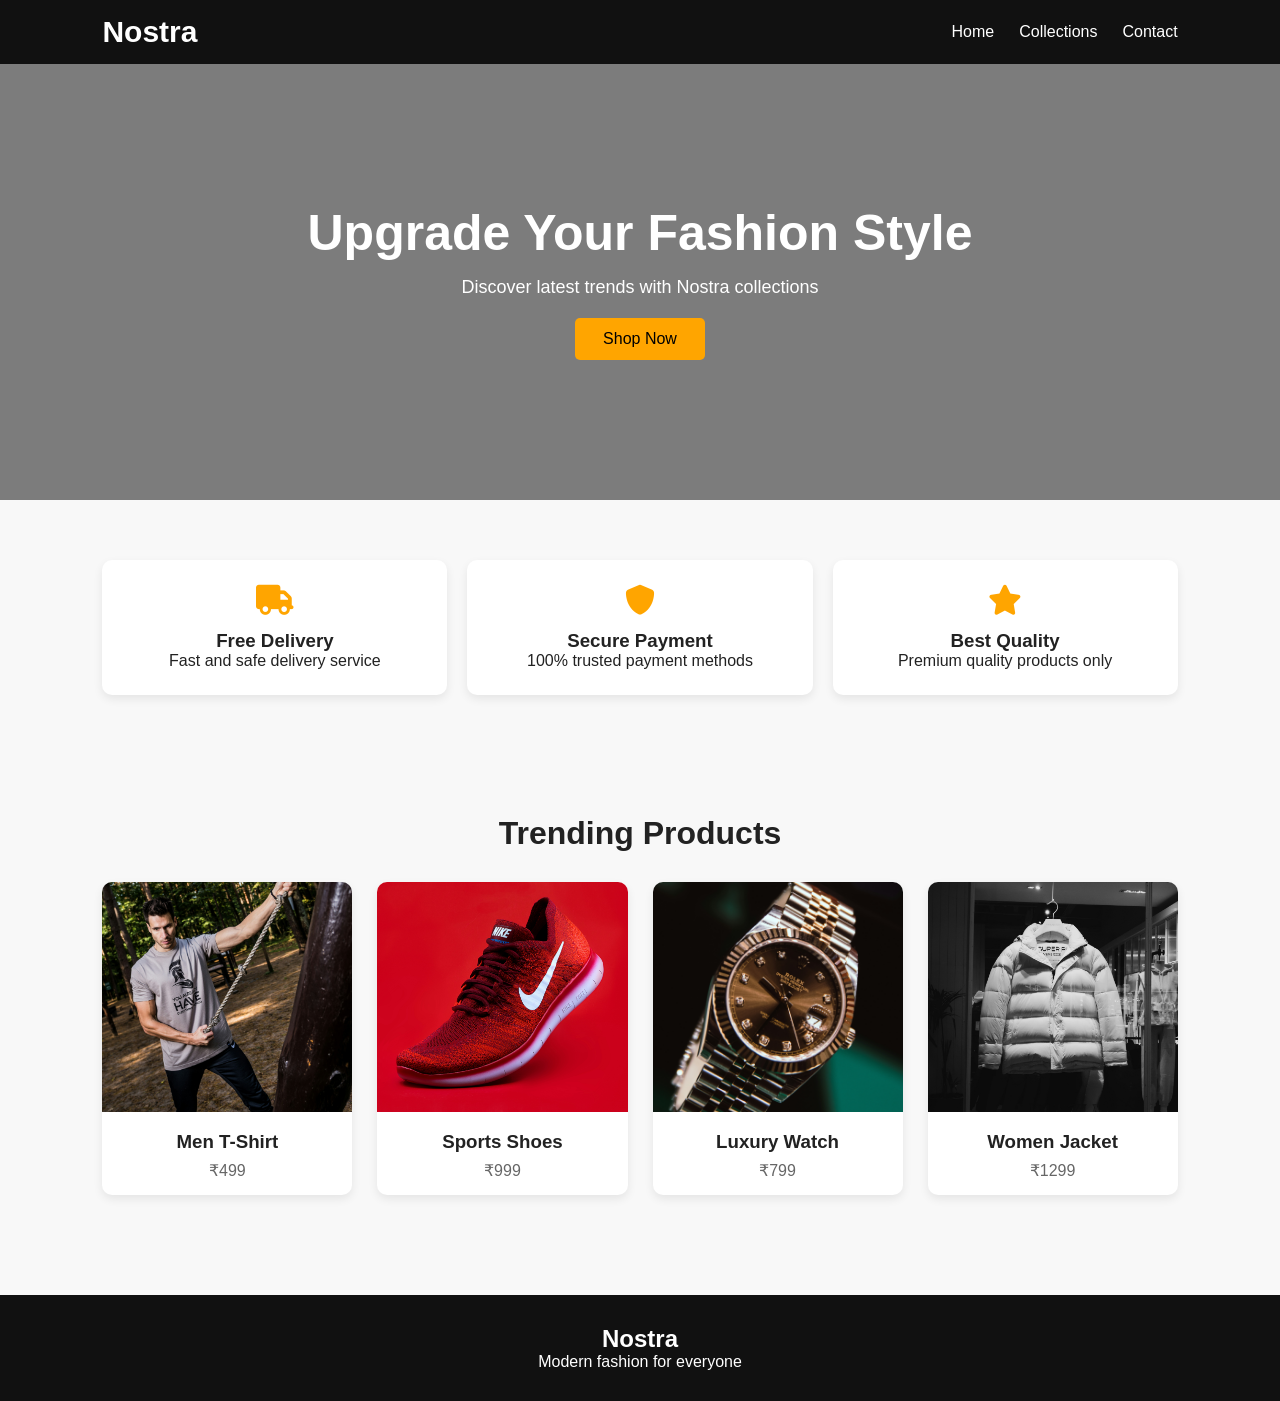
<file: index.html>
<!DOCTYPE html>
<html lang="en">
<head>
<meta charset="UTF-8">
<meta name="viewport" content="width=device-width, initial-scale=1.0">
<title>Nostra</title>
<link rel="stylesheet" href="style.css">

<!-- Font Awesome -->
<link rel="stylesheet"
href="https://cdnjs.cloudflare.com/ajax/libs/font-awesome/6.5.0/css/all.min.css">
</head>
<body>

<!-- Navbar -->
<nav class="navbar">

    <h1 class="logo">Nostra</h1>

    <ul class="nav-links" id="navLinks">
        <li><a href="index.html">Home</a></li>
        <li><a href="collections.html">Collections</a></li>
        <li><a href="contact.html">Contact</a></li>
    </ul>

    <div class="menu-icon" id="menuBtn">
        <i class="fa-solid fa-bars"></i>
    </div>

</nav>

<!-- Hero Section -->
<section class="hero">

    <div class="hero-text">
        <h2>Upgrade Your Fashion Style</h2>
        <p>Discover latest trends with Nostra collections</p>
        <a href="collections.html">
            <button>Shop Now</button>
        </a>
    </div>

</section>

<!-- Features -->
<section class="features">

    <div class="feature-box">
        <i class="fa-solid fa-truck"></i>
        <h3>Free Delivery</h3>
        <p>Fast and safe delivery service</p>
    </div>

    <div class="feature-box">
        <i class="fa-solid fa-shield"></i>
        <h3>Secure Payment</h3>
        <p>100% trusted payment methods</p>
    </div>

    <div class="feature-box">
        <i class="fa-solid fa-star"></i>
        <h3>Best Quality</h3>
        <p>Premium quality products only</p>
    </div>

</section>

<!-- Featured Products -->
<section class="products">

    <h2>Trending Products</h2>

    <div class="product-container">

        <div class="card">
            <img src="./images/tshirt.jpg">
            <h3>Men T-Shirt</h3>
            <p>₹499</p>
        </div>

        <div class="card">
            <img src="./images/sportshoe.jpg">
            <h3>Sports Shoes</h3>
            <p>₹999</p>
        </div>

        <div class="card">
            <img src="./images/luxury watch.jpg">
            <h3>Luxury Watch</h3>
            <p>₹799</p>
        </div>

        <div class="card">
            <img src="./images/w jacket.jpg">
            <h3>Women Jacket</h3>
            <p>₹1299</p>
        </div>

    </div>

</section>

<!-- Footer -->
<footer>
    <h2>Nostra</h2>
    <p>Modern fashion for everyone</p>
</footer>

<script src="script.js"></script>
</body>
</html>
</file>
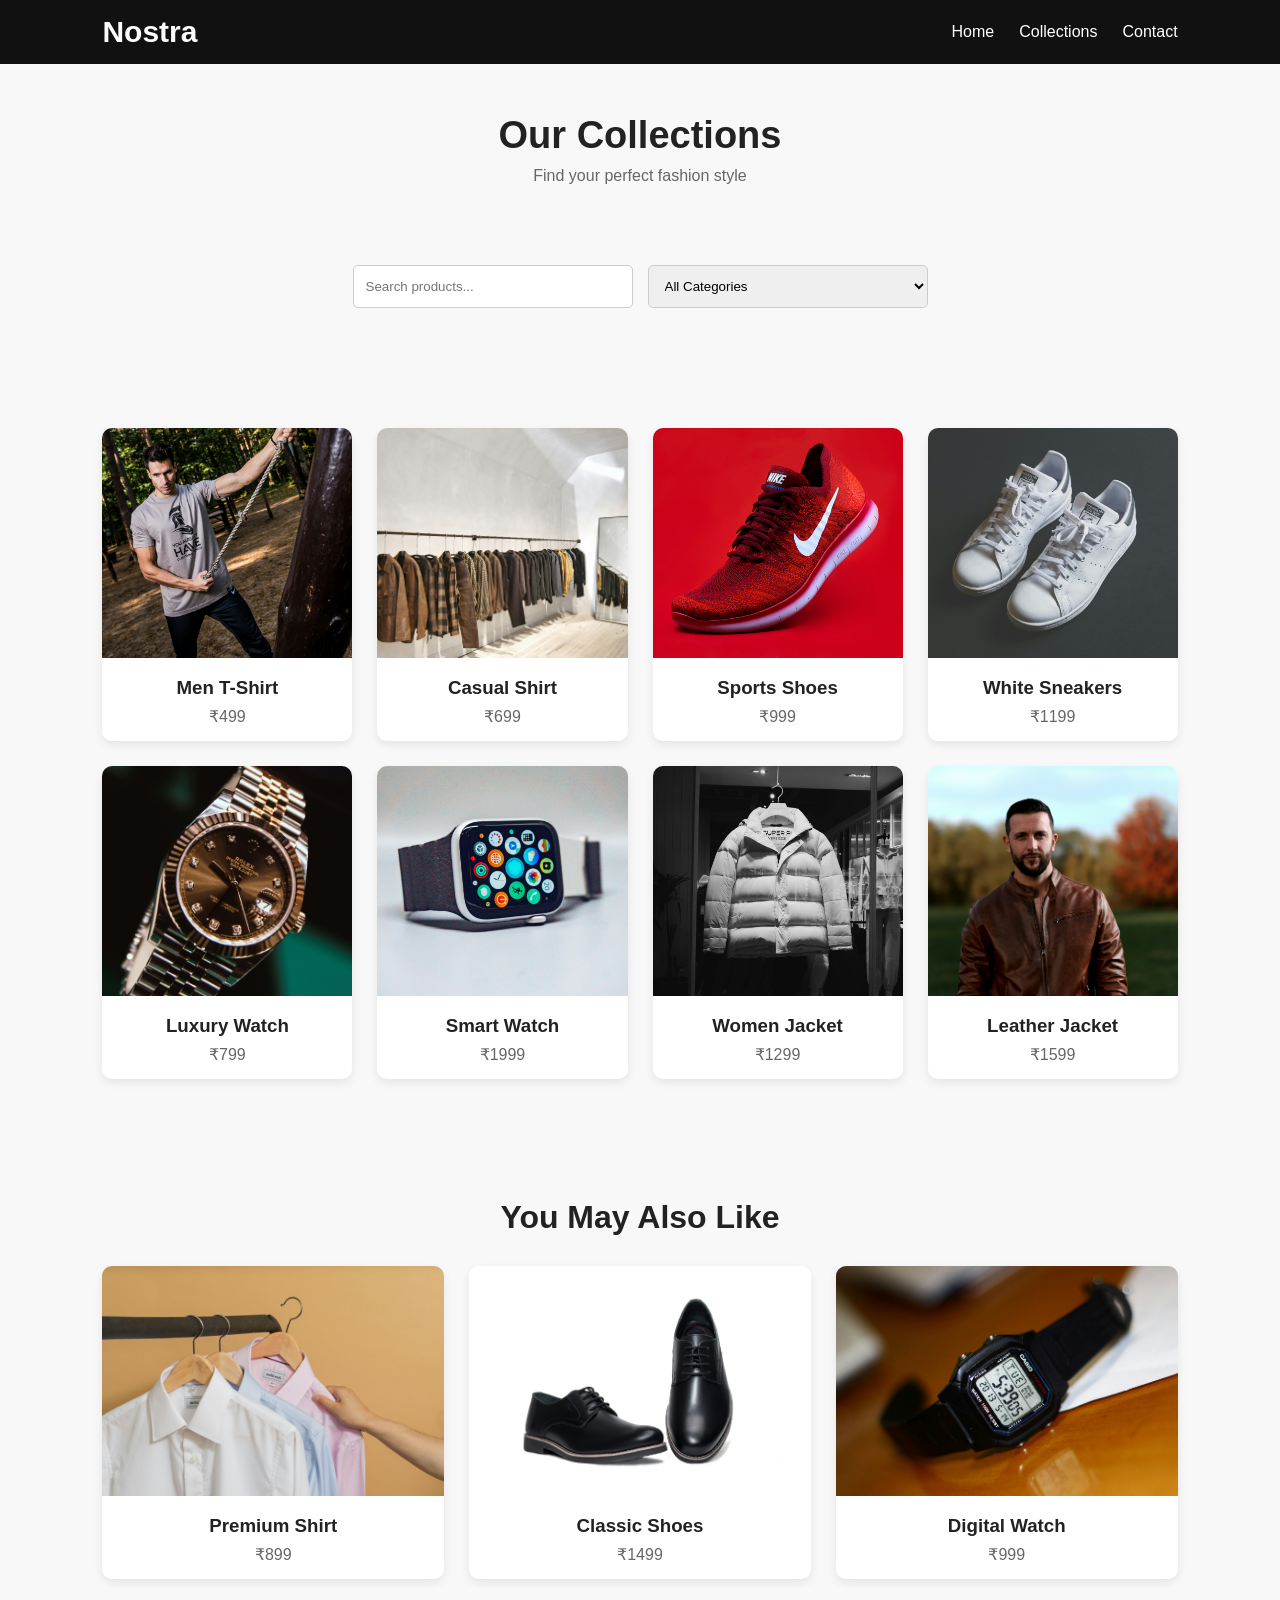
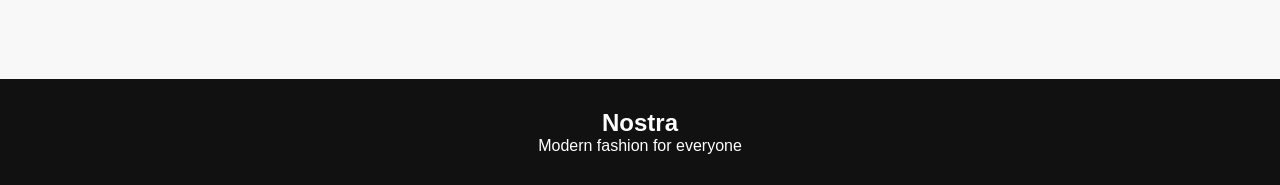
<file: collections.html>
<!DOCTYPE html>
<html lang="en">
<head>
<meta charset="UTF-8">
<meta name="viewport" content="width=device-width, initial-scale=1.0">
<title>Nostra Collections</title>
<link rel="stylesheet" href="style.css">

<!-- Font Awesome -->
<link rel="stylesheet"
href="https://cdnjs.cloudflare.com/ajax/libs/font-awesome/6.5.0/css/all.min.css">
</head>
<body>

<!-- Navbar -->
<nav class="navbar">

    <h1 class="logo">Nostra</h1>

    <ul class="nav-links" id="navLinks">
        <li><a href="index.html">Home</a></li>
        <li><a href="collections.html">Collections</a></li>
        <li><a href="contact.html">Contact</a></li>
    </ul>

    <div class="menu-icon" id="menuBtn">
        <i class="fa-solid fa-bars"></i>
    </div>

</nav>

<!-- Page Title -->
<section class="page-title">
    <h2>Our Collections</h2>
    <p>Find your perfect fashion style</p>
</section>

<!-- Search and Filter -->
<section class="search-section">

    <input type="text" id="search" placeholder="Search products...">

    <select id="filter">
        <option value="all">All Categories</option>
        <option value="shirt">Shirts</option>
        <option value="shoe">Shoes</option>
        <option value="watch">Watches</option>
        <option value="jacket">Jackets</option>
    </select>

</section>

<!-- Products -->
<section class="products">

    <div class="product-container" id="product-list">

        <div class="card shirt">
            <img src="./images/tshirt.jpg">
            <h3>Men T-Shirt</h3>
            <p>₹499</p>
        </div>

        <div class="card shirt">
            <img src="./images/casual shirt.jpg">
            <h3>Casual Shirt</h3>
            <p>₹699</p>
        </div>

        <div class="card shoe">
            <img src="./images/sportshoe.jpg">
            <h3>Sports Shoes</h3>
            <p>₹999</p>
        </div>

        <div class="card shoe">
            <img src="./images/white sneakers.jpg">
            <h3>White Sneakers</h3>
            <p>₹1199</p>
        </div>

        <div class="card watch">
            <img src="./images/luxury watch.jpg">
            <h3>Luxury Watch</h3>
            <p>₹799</p>
        </div>

        <div class="card watch">
            <img src="./images/smart watch.jpg">
            <h3>Smart Watch</h3>
            <p>₹1999</p>
        </div>

        <div class="card jacket">
            <img src="./images/w jacket.jpg">
            <h3>Women Jacket</h3>
            <p>₹1299</p>
        </div>

        <div class="card jacket">
            <img src="./images/leather jacket.jpg">
            <h3>Leather Jacket</h3>
            <p>₹1599</p>
        </div>

    </div>

</section>

<!-- Related Products -->
<section class="products related-section">

    <h2>You May Also Like</h2>

    <div class="product-container" id="relatedProducts">

        <div class="card">
            <img src="./images/premium shirt.jpg">
            <h3>Premium Shirt</h3>
            <p>₹899</p>
        </div>

        <div class="card">
            <img src="./images/classic  shoe.jpg">
            <h3>Classic Shoes</h3>
            <p>₹1499</p>
        </div>

        <div class="card">
            <img src="./images/digital watch.jpg">
            <h3>Digital Watch</h3>
            <p>₹999</p>
        </div>

    </div>

</section>

<!-- Footer -->
<footer>
    <h2>Nostra</h2>
    <p>Modern fashion for everyone</p>
</footer>

<script src="script.js"></script>
</body>
</html>
</file>
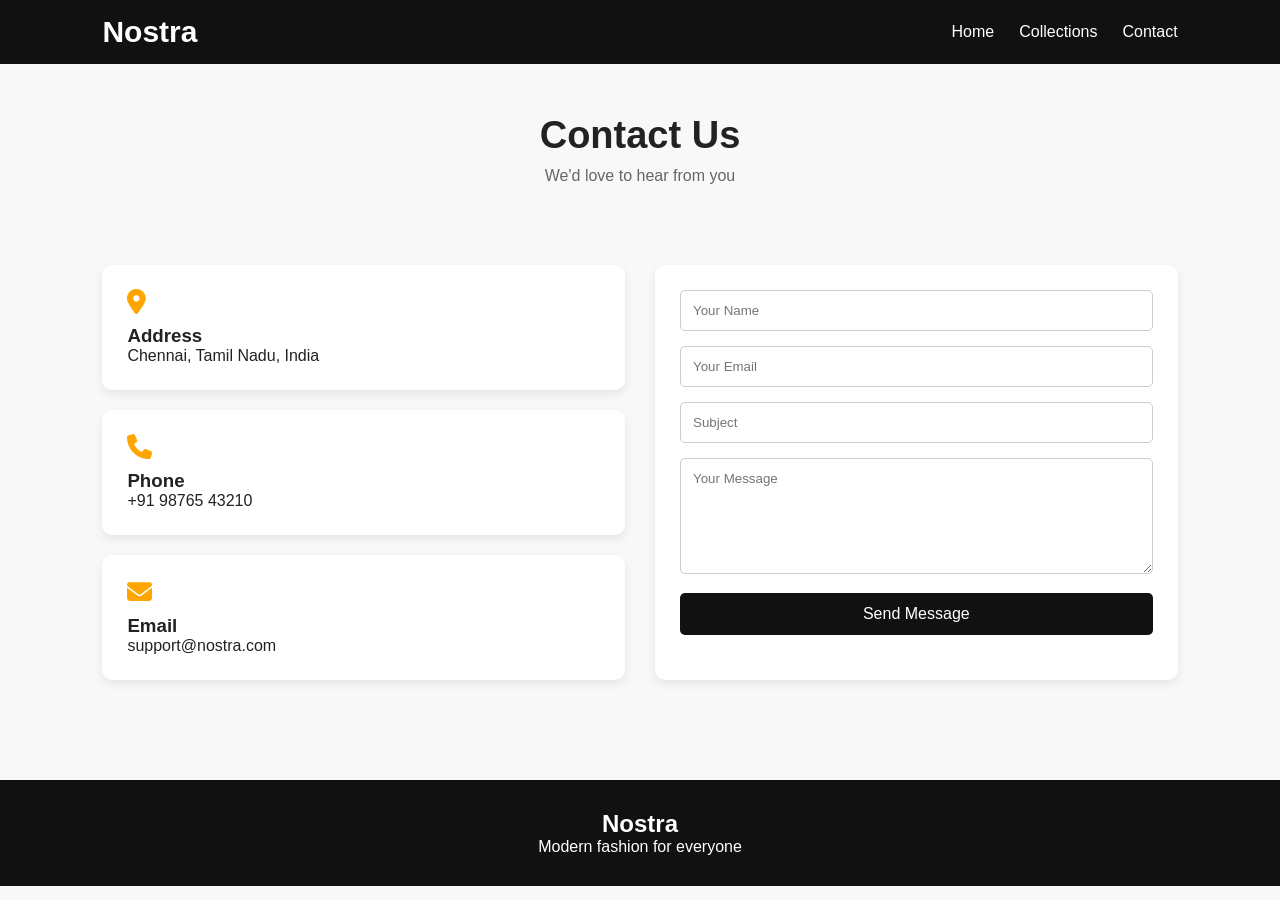
<file: contact.html>
<!DOCTYPE html>
<html lang="en">
<head>
<meta charset="UTF-8">
<meta name="viewport" content="width=device-width, initial-scale=1.0">
<title>Nostra Contact</title>
<link rel="stylesheet" href="style.css">

<!-- Font Awesome -->
<link rel="stylesheet"
href="https://cdnjs.cloudflare.com/ajax/libs/font-awesome/6.5.0/css/all.min.css">
</head>
<body>

<!-- Navbar -->
<nav class="navbar">

    <h1 class="logo">Nostra</h1>

    <ul class="nav-links" id="navLinks">
        <li><a href="index.html">Home</a></li>
        <li><a href="collections.html">Collections</a></li>
        <li><a href="contact.html">Contact</a></li>
    </ul>

    <div class="menu-icon" id="menuBtn">
        <i class="fa-solid fa-bars"></i>
    </div>

</nav>

<!-- Contact Header -->
<section class="page-title">
    <h2>Contact Us</h2>
    <p>We'd love to hear from you</p>
</section>

<!-- Contact Section -->
<section class="contact-section">

    <!-- Contact Info -->
    <div class="contact-info">

        <div class="info-box">
            <i class="fa-solid fa-location-dot"></i>
            <h3>Address</h3>
            <p>Chennai, Tamil Nadu, India</p>
        </div>

        <div class="info-box">
            <i class="fa-solid fa-phone"></i>
            <h3>Phone</h3>
            <p>+91 98765 43210</p>
        </div>

        <div class="info-box">
            <i class="fa-solid fa-envelope"></i>
            <h3>Email</h3>
            <p>support@nostra.com</p>
        </div>

    </div>

    <!-- Contact Form -->
    <div class="contact-form-box">

        <form id="contactForm">

            <input type="text" placeholder="Your Name" required>

            <input type="email" placeholder="Your Email" required>

            <input type="text" placeholder="Subject" required>

            <textarea rows="6" placeholder="Your Message" required></textarea>

            <button type="submit">Send Message</button>

        </form>

    </div>

</section>

<!-- Footer -->
<footer>
    <h2>Nostra</h2>
    <p>Modern fashion for everyone</p>
</footer>

<script src="script.js"></script>
</body>
</html>
</file>
<file: style.css>
*{
    margin:0;
    padding:0;
    box-sizing:border-box;
    font-family:Arial, Helvetica, sans-serif;
}

body{
    background:#f8f8f8;
    color:#222;
}

/* Navbar */
.navbar{
    background:#111;
    color:white;
    padding:15px 8%;
    display:flex;
    justify-content:space-between;
    align-items:center;
    flex-wrap:wrap;
    position:sticky;
    top:0;
    z-index:1000;
}

.logo{
    font-size:30px;
}

.nav-links{
    list-style:none;
    display:flex;
    gap:25px;
}

.nav-links a{
    color:white;
    text-decoration:none;
    font-size:16px;
}

.nav-links a:hover{
    color:orange;
}

.menu-icon{
    display:none;
    font-size:24px;
    cursor:pointer;
}

/* Hero */
.hero{
    background:linear-gradient(rgba(0,0,0,0.5),rgba(0,0,0,0.5)),
    url("https://images.unsplash.com/photo-1441986300917-64674bd600d8?auto=format&fit=crop&w=1200&q=80");
    background-size:cover;
    background-position:center;
    color:white;
    text-align:center;
    padding:140px 20px;
}
/* .hero img{
    width: 700px;
} */
.hero h2{
    font-size:50px;
    margin-bottom:15px;
}

.hero p{
    font-size:18px;
    margin-bottom:20px;
}

.hero button{
    padding:12px 28px;
    border:none;
    background:orange;
    color:black;
    border-radius:5px;
    cursor:pointer;
    font-size:16px;
}

/* Common Section */
.products,
.features,
.contact-section,
.search-section{
    padding:60px 8%;
}

.page-title{
    text-align:center;
    padding:50px 20px 20px;
}

.page-title h2{
    font-size:38px;
    margin-bottom:10px;
}

.page-title p{
    color:#666;
}

/* Features */
.features{
    display:grid;
    grid-template-columns:repeat(auto-fit,minmax(220px,1fr));
    gap:20px;
}

.feature-box{
    background:white;
    padding:25px;
    text-align:center;
    border-radius:10px;
    box-shadow:0 4px 10px rgba(0,0,0,0.08);
}

.feature-box i{
    font-size:30px;
    color:orange;
    margin-bottom:15px;
}

/* Product Cards */
.products h2{
    text-align:center;
    font-size:32px;
    margin-bottom:30px;
}

.product-container{
    display:grid;
    grid-template-columns:repeat(auto-fit,minmax(220px,1fr));
    gap:25px;
}

.card{
    background:white;
    border-radius:10px;
    overflow:hidden;
    box-shadow:0 4px 10px rgba(0,0,0,0.08);
    text-align:center;
    padding-bottom:15px;
}

.card img{
    width:100%;
    height:230px;
    object-fit:cover;
}

.card h3{
    margin-top:15px;
}

.card p{
    margin-top:8px;
    color:#666;
}

/* Search */
.search-section{
    display:flex;
    gap:15px;
    flex-wrap:wrap;
    justify-content:center;
}

#search,
#filter{
    padding:12px;
    width:280px;
    border:1px solid #ccc;
    border-radius:5px;
}

/* Contact */
.contact-section{
    display:grid;
    grid-template-columns:1fr 1fr;
    gap:30px;
}

.contact-info{
    display:grid;
    gap:20px;
}

.info-box{
    background:white;
    padding:25px;
    border-radius:10px;
    box-shadow:0 4px 10px rgba(0,0,0,0.08);
}

.info-box i{
    font-size:25px;
    color:orange;
    margin-bottom:10px;
}

.contact-form-box{
    background:white;
    padding:25px;
    border-radius:10px;
    box-shadow:0 4px 10px rgba(0,0,0,0.08);
}

form input,
form textarea{
    width:100%;
    padding:12px;
    margin-bottom:15px;
    border:1px solid #ccc;
    border-radius:5px;
}

form button{
    width:100%;
    padding:12px;
    border:none;
    background:#111;
    color:white;
    border-radius:5px;
    font-size:16px;
    cursor:pointer;
}

form button:hover{
    background:orange;
    color:black;
}

/* Footer */
footer{
    background:#111;
    color:white;
    text-align:center;
    padding:30px 20px;
    margin-top:40px;
}

/* Tablet */
@media screen and (max-width:768px){

.hero h2{
    font-size:38px;
}

.contact-section{
    grid-template-columns:1fr;
}

}

/* Mobile */
@media screen and (max-width:480px){

.menu-icon{
    display:block;
}

.nav-links{
    width:100%;
    display:none;
    flex-direction:column;
    text-align:center;
    margin-top:15px;
}

.nav-links.active{
    display:flex;
}

.hero{
    padding:100px 20px;
}

.hero h2{
    font-size:30px;
}

.page-title h2{
    font-size:28px;
}

.products h2{
    font-size:28px;
}

#search,
#filter{
    width:100%;
}

}
</file>
